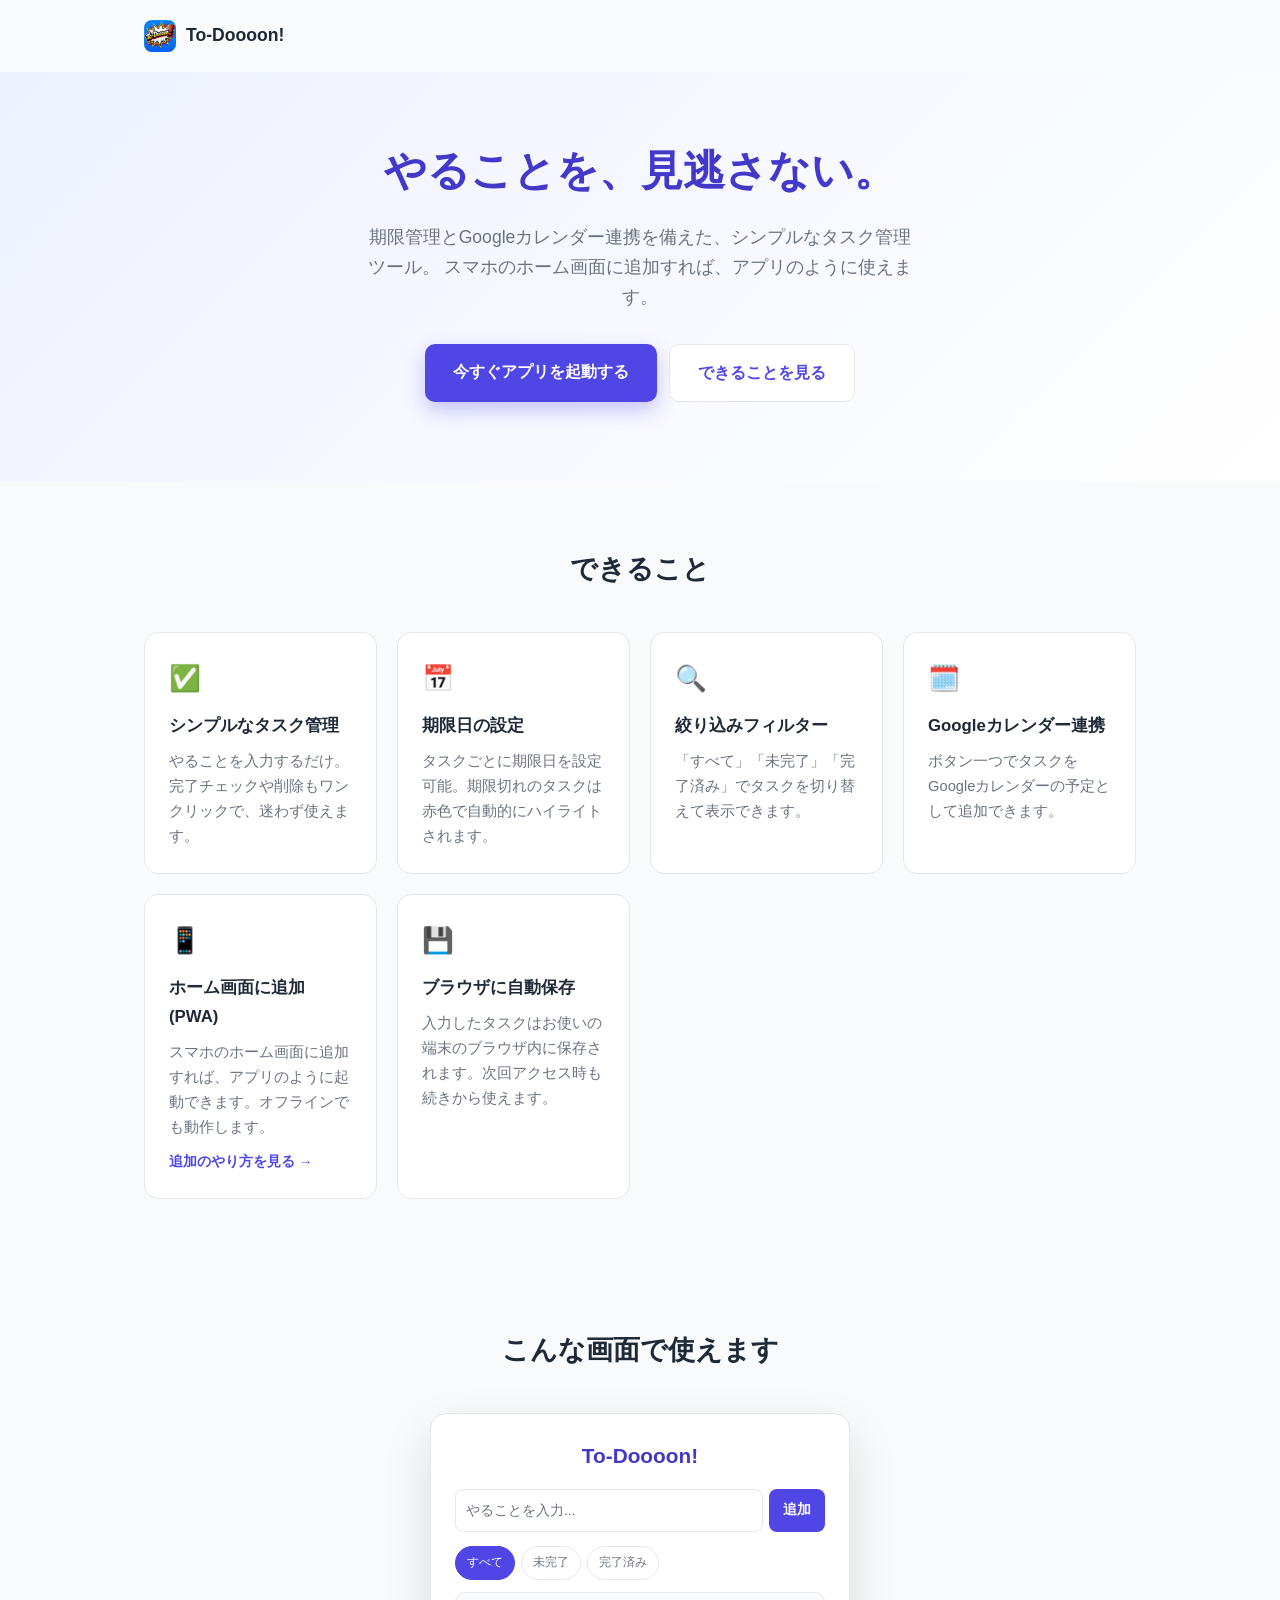
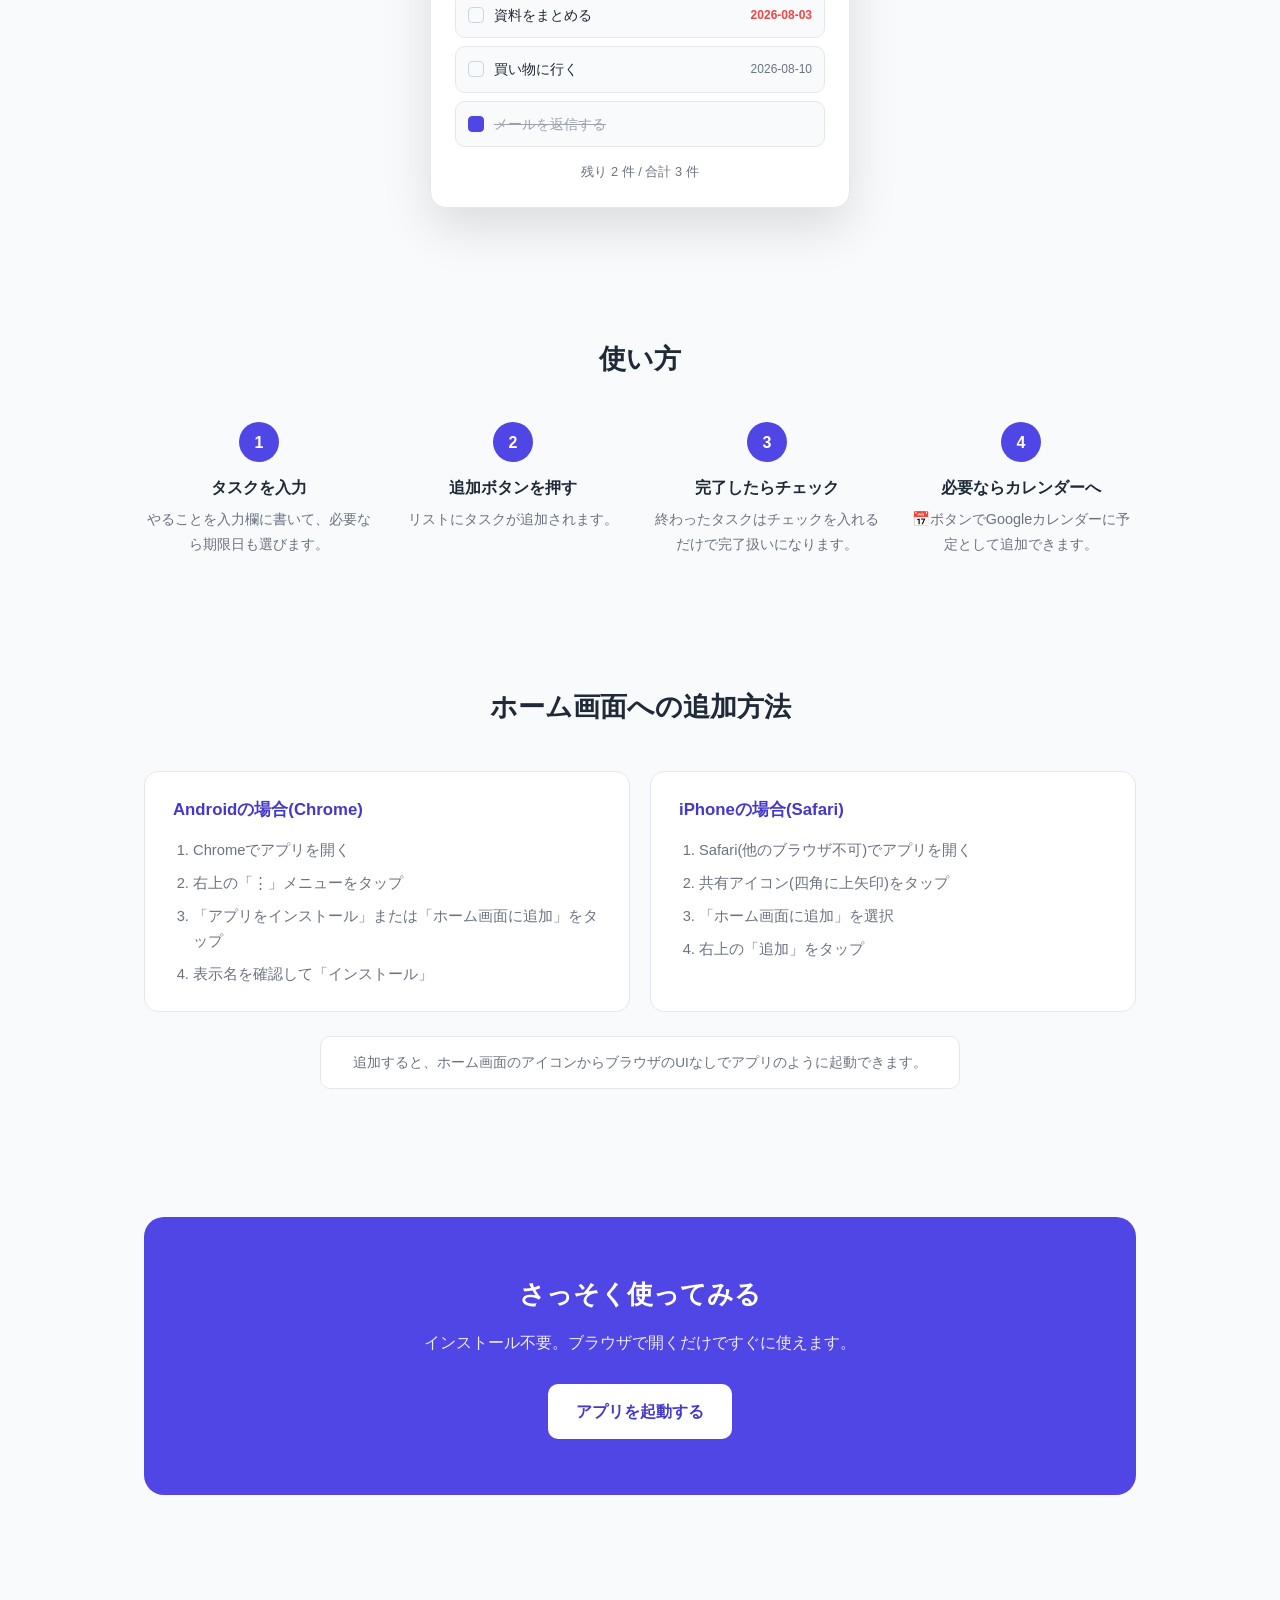
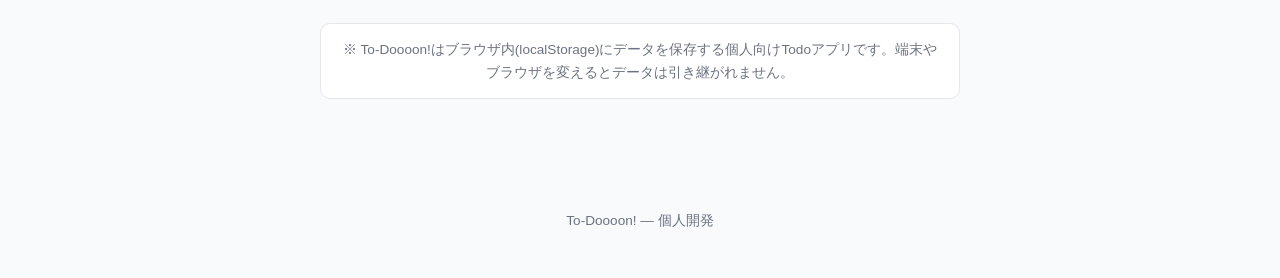
<file: index.html>
<!DOCTYPE html>
<html lang="ja">
<head>
<meta charset="UTF-8">
<meta name="viewport" content="width=device-width, initial-scale=1.0">
<title>To-Doooon! | シンプルなタスク管理ツール</title>
<meta name="description" content="期限管理とGoogleカレンダー連携を備えた、無料で使えるシンプルなTodoアプリ「To-Doooon!」。インストール不要、ブラウザで今すぐ使えます。">
<link rel="canonical" href="https://minmin1224.github.io/To-Dooon-/">
<link rel="icon" href="./app/icons/icon-192.png">

<meta property="og:type" content="website">
<meta property="og:title" content="To-Doooon! | シンプルなタスク管理ツール">
<meta property="og:description" content="期限管理とGoogleカレンダー連携を備えた、無料で使えるシンプルなTodoアプリ。インストール不要、ブラウザで今すぐ使えます。">
<meta property="og:url" content="https://minmin1224.github.io/To-Dooon-/">
<meta property="og:image" content="https://minmin1224.github.io/To-Dooon-/app/icons/icon-512.png">
<meta name="twitter:card" content="summary">
<meta name="twitter:title" content="To-Doooon! | シンプルなタスク管理ツール">
<meta name="twitter:description" content="期限管理とGoogleカレンダー連携を備えた、無料で使えるシンプルなTodoアプリ。">
<meta name="twitter:image" content="https://minmin1224.github.io/To-Dooon-/app/icons/icon-512.png">
<style>
  :root {
    --primary: #4f46e5;
    --primary-dark: #4338ca;
    --primary-light: #eef2ff;
    --text: #1f2937;
    --text-muted: #6b7280;
    --border: #e5e7eb;
    --danger: #ef4444;
    --bg: #f8fafc;
  }
  * { box-sizing: border-box; }
  body {
    margin: 0;
    font-family: "Hiragino Kaku Gothic ProN", "Yu Gothic", "Meiryo", sans-serif;
    color: var(--text);
    background: var(--bg);
    line-height: 1.7;
  }
  a { color: inherit; }
  .container {
    max-width: 1040px;
    margin: 0 auto;
    padding: 0 24px;
  }

  /* Header */
  header {
    padding: 20px 0;
  }
  .nav {
    display: flex;
    align-items: center;
    gap: 10px;
  }
  .nav img { width: 32px; height: 32px; border-radius: 8px; }
  .nav span { font-weight: 700; font-size: 1.1rem; }

  /* Hero */
  .hero {
    background: linear-gradient(135deg, var(--primary-light), #ffffff);
    padding: 64px 0 80px;
    text-align: center;
  }
  .hero h1 {
    font-size: clamp(1.8rem, 4vw, 2.6rem);
    margin: 0 0 16px;
    color: var(--primary-dark);
  }
  .hero p.lead {
    font-size: 1.1rem;
    color: var(--text-muted);
    max-width: 560px;
    margin: 0 auto 32px;
  }
  .cta-group {
    display: flex;
    gap: 12px;
    justify-content: center;
    flex-wrap: wrap;
  }
  .btn {
    display: inline-block;
    padding: 14px 28px;
    border-radius: 10px;
    font-weight: 700;
    text-decoration: none;
    font-size: 1rem;
    transition: transform 0.15s ease, box-shadow 0.15s ease;
  }
  .btn-primary {
    background: var(--primary);
    color: #fff;
    box-shadow: 0 8px 20px rgba(79, 70, 229, 0.3);
  }
  .btn-primary:hover { background: var(--primary-dark); transform: translateY(-2px); }
  .btn-secondary {
    background: #fff;
    color: var(--primary);
    border: 1px solid var(--border);
  }
  .btn-secondary:hover { border-color: var(--primary); }

  /* Sections */
  section { padding: 64px 0; }
  h2.section-title {
    text-align: center;
    font-size: 1.7rem;
    margin: 0 0 40px;
    color: var(--text);
  }

  /* Features */
  .features-grid {
    display: grid;
    grid-template-columns: repeat(auto-fit, minmax(220px, 1fr));
    gap: 20px;
  }
  .feature-card {
    background: #fff;
    border: 1px solid var(--border);
    border-radius: 14px;
    padding: 24px;
  }
  .feature-card .icon {
    font-size: 1.6rem;
    margin-bottom: 12px;
  }
  .feature-card h3 {
    margin: 0 0 8px;
    font-size: 1.05rem;
  }
  .feature-card p {
    margin: 0;
    color: var(--text-muted);
    font-size: 0.92rem;
  }
  .feature-link {
    display: inline-block;
    margin-top: 10px;
    color: var(--primary);
    font-size: 0.85rem;
    font-weight: 600;
    text-decoration: none;
  }
  .feature-link:hover { text-decoration: underline; }

  /* Install steps */
  .install-grid {
    display: grid;
    grid-template-columns: repeat(auto-fit, minmax(260px, 1fr));
    gap: 20px;
  }
  .install-card {
    background: #fff;
    border: 1px solid var(--border);
    border-radius: 14px;
    padding: 24px 28px;
  }
  .install-card h3 {
    margin: 0 0 14px;
    font-size: 1.05rem;
    color: var(--primary-dark);
  }
  .install-card ol {
    margin: 0;
    padding-left: 20px;
    color: var(--text-muted);
    font-size: 0.92rem;
  }
  .install-card li { margin-bottom: 8px; }
  .install-card li:last-child { margin-bottom: 0; }

  /* Screenshot / preview */
  .preview-wrap {
    display: flex;
    justify-content: center;
  }
  .app-mock {
    width: 100%;
    max-width: 420px;
    background: #ffffff;
    border-radius: 16px;
    padding: 24px;
    box-shadow: 0 20px 50px rgba(0, 0, 0, 0.12);
    border: 1px solid var(--border);
  }
  .app-mock h4 {
    margin: 0 0 16px;
    font-size: 1.3rem;
    text-align: center;
    color: var(--primary-dark);
  }
  .mock-form {
    display: flex;
    gap: 6px;
    margin-bottom: 14px;
    flex-wrap: wrap;
  }
  .mock-form .fake-input {
    flex: 1 1 120px;
    padding: 9px 10px;
    border: 1px solid var(--border);
    border-radius: 8px;
    font-size: 0.85rem;
    color: var(--text-muted);
    background: #fff;
  }
  .mock-form .fake-btn {
    padding: 9px 14px;
    border-radius: 8px;
    background: var(--primary);
    color: #fff;
    font-size: 0.85rem;
    font-weight: 600;
  }
  .mock-filters {
    display: flex;
    gap: 6px;
    margin-bottom: 12px;
    flex-wrap: wrap;
  }
  .mock-filters span {
    padding: 5px 11px;
    border-radius: 999px;
    font-size: 0.78rem;
    border: 1px solid var(--border);
    color: var(--text-muted);
  }
  .mock-filters span.active {
    background: var(--primary);
    color: #fff;
    border-color: var(--primary);
  }
  .mock-item {
    display: flex;
    align-items: center;
    gap: 10px;
    padding: 10px 12px;
    border: 1px solid var(--border);
    border-radius: 10px;
    background: #f9fafb;
    margin-bottom: 8px;
    font-size: 0.9rem;
  }
  .mock-item .dot {
    width: 16px;
    height: 16px;
    border-radius: 4px;
    border: 1px solid #cbd5e1;
    flex-shrink: 0;
  }
  .mock-item .dot.checked {
    background: var(--primary);
    border-color: var(--primary);
  }
  .mock-item .txt { flex: 1; }
  .mock-item.done .txt { text-decoration: line-through; color: #9ca3af; }
  .mock-item .due { font-size: 0.75rem; color: var(--text-muted); white-space: nowrap; }
  .mock-item.overdue .due { color: var(--danger); font-weight: 700; }
  .mock-count {
    text-align: center;
    font-size: 0.8rem;
    color: var(--text-muted);
    margin-top: 14px;
  }

  /* Steps */
  .steps {
    display: grid;
    grid-template-columns: repeat(auto-fit, minmax(200px, 1fr));
    gap: 24px;
  }
  .step {
    text-align: center;
  }
  .step .num {
    width: 40px;
    height: 40px;
    border-radius: 50%;
    background: var(--primary);
    color: #fff;
    display: flex;
    align-items: center;
    justify-content: center;
    font-weight: 700;
    margin: 0 auto 12px;
  }
  .step h3 { margin: 0 0 6px; font-size: 1rem; }
  .step p { margin: 0; color: var(--text-muted); font-size: 0.9rem; }

  /* Final CTA */
  .final-cta {
    background: var(--primary);
    color: #fff;
    text-align: center;
    border-radius: 20px;
    padding: 56px 24px;
  }
  .final-cta h2 { margin: 0 0 12px; font-size: 1.6rem; }
  .final-cta p { margin: 0 0 28px; opacity: 0.9; }
  .final-cta .btn-primary {
    background: #fff;
    color: var(--primary-dark);
    box-shadow: none;
  }
  .final-cta .btn-primary:hover { background: #f1f1f1; }

  footer {
    text-align: center;
    padding: 32px 0;
    color: var(--text-muted);
    font-size: 0.85rem;
  }

  .note {
    max-width: 640px;
    margin: 0 auto;
    text-align: center;
    color: var(--text-muted);
    font-size: 0.85rem;
    background: #fff;
    border: 1px solid var(--border);
    border-radius: 10px;
    padding: 14px 18px;
  }
</style>
</head>
<body>

  <header>
    <div class="container nav">
      <img src="./app/icons/icon-192.png" alt="To-Doooon! アイコン">
      <span>To-Doooon!</span>
    </div>
  </header>

  <section class="hero">
    <div class="container">
      <h1>やることを、見逃さない。</h1>
      <p class="lead">
        期限管理とGoogleカレンダー連携を備えた、シンプルなタスク管理ツール。
        スマホのホーム画面に追加すれば、アプリのように使えます。
      </p>
      <div class="cta-group">
        <a class="btn btn-primary" href="./app/index.html">今すぐアプリを起動する</a>
        <a class="btn btn-secondary" href="#features">できることを見る</a>
      </div>
    </div>
  </section>

  <section id="features">
    <div class="container">
      <h2 class="section-title">できること</h2>
      <div class="features-grid">
        <div class="feature-card">
          <div class="icon">✅</div>
          <h3>シンプルなタスク管理</h3>
          <p>やることを入力するだけ。完了チェックや削除もワンクリックで、迷わず使えます。</p>
        </div>
        <div class="feature-card">
          <div class="icon">📅</div>
          <h3>期限日の設定</h3>
          <p>タスクごとに期限日を設定可能。期限切れのタスクは赤色で自動的にハイライトされます。</p>
        </div>
        <div class="feature-card">
          <div class="icon">🔍</div>
          <h3>絞り込みフィルター</h3>
          <p>「すべて」「未完了」「完了済み」でタスクを切り替えて表示できます。</p>
        </div>
        <div class="feature-card">
          <div class="icon">🗓️</div>
          <h3>Googleカレンダー連携</h3>
          <p>ボタン一つでタスクをGoogleカレンダーの予定として追加できます。</p>
        </div>
        <div class="feature-card">
          <div class="icon">📱</div>
          <h3>ホーム画面に追加(PWA)</h3>
          <p>スマホのホーム画面に追加すれば、アプリのように起動できます。オフラインでも動作します。</p>
          <a class="feature-link" href="#install">追加のやり方を見る →</a>
        </div>
        <div class="feature-card">
          <div class="icon">💾</div>
          <h3>ブラウザに自動保存</h3>
          <p>入力したタスクはお使いの端末のブラウザ内に保存されます。次回アクセス時も続きから使えます。</p>
        </div>
      </div>
    </div>
  </section>

  <section>
    <div class="container">
      <h2 class="section-title">こんな画面で使えます</h2>
      <div class="preview-wrap">
        <div class="app-mock">
          <h4>To-Doooon!</h4>
          <div class="mock-form">
            <div class="fake-input">やることを入力...</div>
            <div class="fake-btn">追加</div>
          </div>
          <div class="mock-filters">
            <span class="active">すべて</span>
            <span>未完了</span>
            <span>完了済み</span>
          </div>
          <div class="mock-item overdue">
            <div class="dot"></div>
            <div class="txt">資料をまとめる</div>
            <div class="due">2026-08-03</div>
          </div>
          <div class="mock-item">
            <div class="dot"></div>
            <div class="txt">買い物に行く</div>
            <div class="due">2026-08-10</div>
          </div>
          <div class="mock-item done">
            <div class="dot checked"></div>
            <div class="txt">メールを返信する</div>
          </div>
          <div class="mock-count">残り 2 件 / 合計 3 件</div>
        </div>
      </div>
    </div>
  </section>

  <section>
    <div class="container">
      <h2 class="section-title">使い方</h2>
      <div class="steps">
        <div class="step">
          <div class="num">1</div>
          <h3>タスクを入力</h3>
          <p>やることを入力欄に書いて、必要なら期限日も選びます。</p>
        </div>
        <div class="step">
          <div class="num">2</div>
          <h3>追加ボタンを押す</h3>
          <p>リストにタスクが追加されます。</p>
        </div>
        <div class="step">
          <div class="num">3</div>
          <h3>完了したらチェック</h3>
          <p>終わったタスクはチェックを入れるだけで完了扱いになります。</p>
        </div>
        <div class="step">
          <div class="num">4</div>
          <h3>必要ならカレンダーへ</h3>
          <p>📅ボタンでGoogleカレンダーに予定として追加できます。</p>
        </div>
      </div>
    </div>
  </section>

  <section id="install">
    <div class="container">
      <h2 class="section-title">ホーム画面への追加方法</h2>
      <div class="install-grid">
        <div class="install-card">
          <h3>Androidの場合(Chrome)</h3>
          <ol>
            <li>Chromeでアプリを開く</li>
            <li>右上の「⋮」メニューをタップ</li>
            <li>「アプリをインストール」または「ホーム画面に追加」をタップ</li>
            <li>表示名を確認して「インストール」</li>
          </ol>
        </div>
        <div class="install-card">
          <h3>iPhoneの場合(Safari)</h3>
          <ol>
            <li>Safari(他のブラウザ不可)でアプリを開く</li>
            <li>共有アイコン(四角に上矢印)をタップ</li>
            <li>「ホーム画面に追加」を選択</li>
            <li>右上の「追加」をタップ</li>
          </ol>
        </div>
      </div>
      <p class="note" style="margin-top: 24px;">
        追加すると、ホーム画面のアイコンからブラウザのUIなしでアプリのように起動できます。
      </p>
    </div>
  </section>

  <section>
    <div class="container">
      <div class="final-cta">
        <h2>さっそく使ってみる</h2>
        <p>インストール不要。ブラウザで開くだけですぐに使えます。</p>
        <a class="btn btn-primary" href="./app/index.html">アプリを起動する</a>
      </div>
    </div>
  </section>

  <section>
    <div class="container">
      <p class="note">
        ※ To-Doooon!はブラウザ内(localStorage)にデータを保存する個人向けTodoアプリです。端末やブラウザを変えるとデータは引き継がれません。
      </p>
    </div>
  </section>

  <footer>
    <div class="container">
      <p>To-Doooon! &mdash; 個人開発</p>
    </div>
  </footer>

</body>
</html>
</file>
